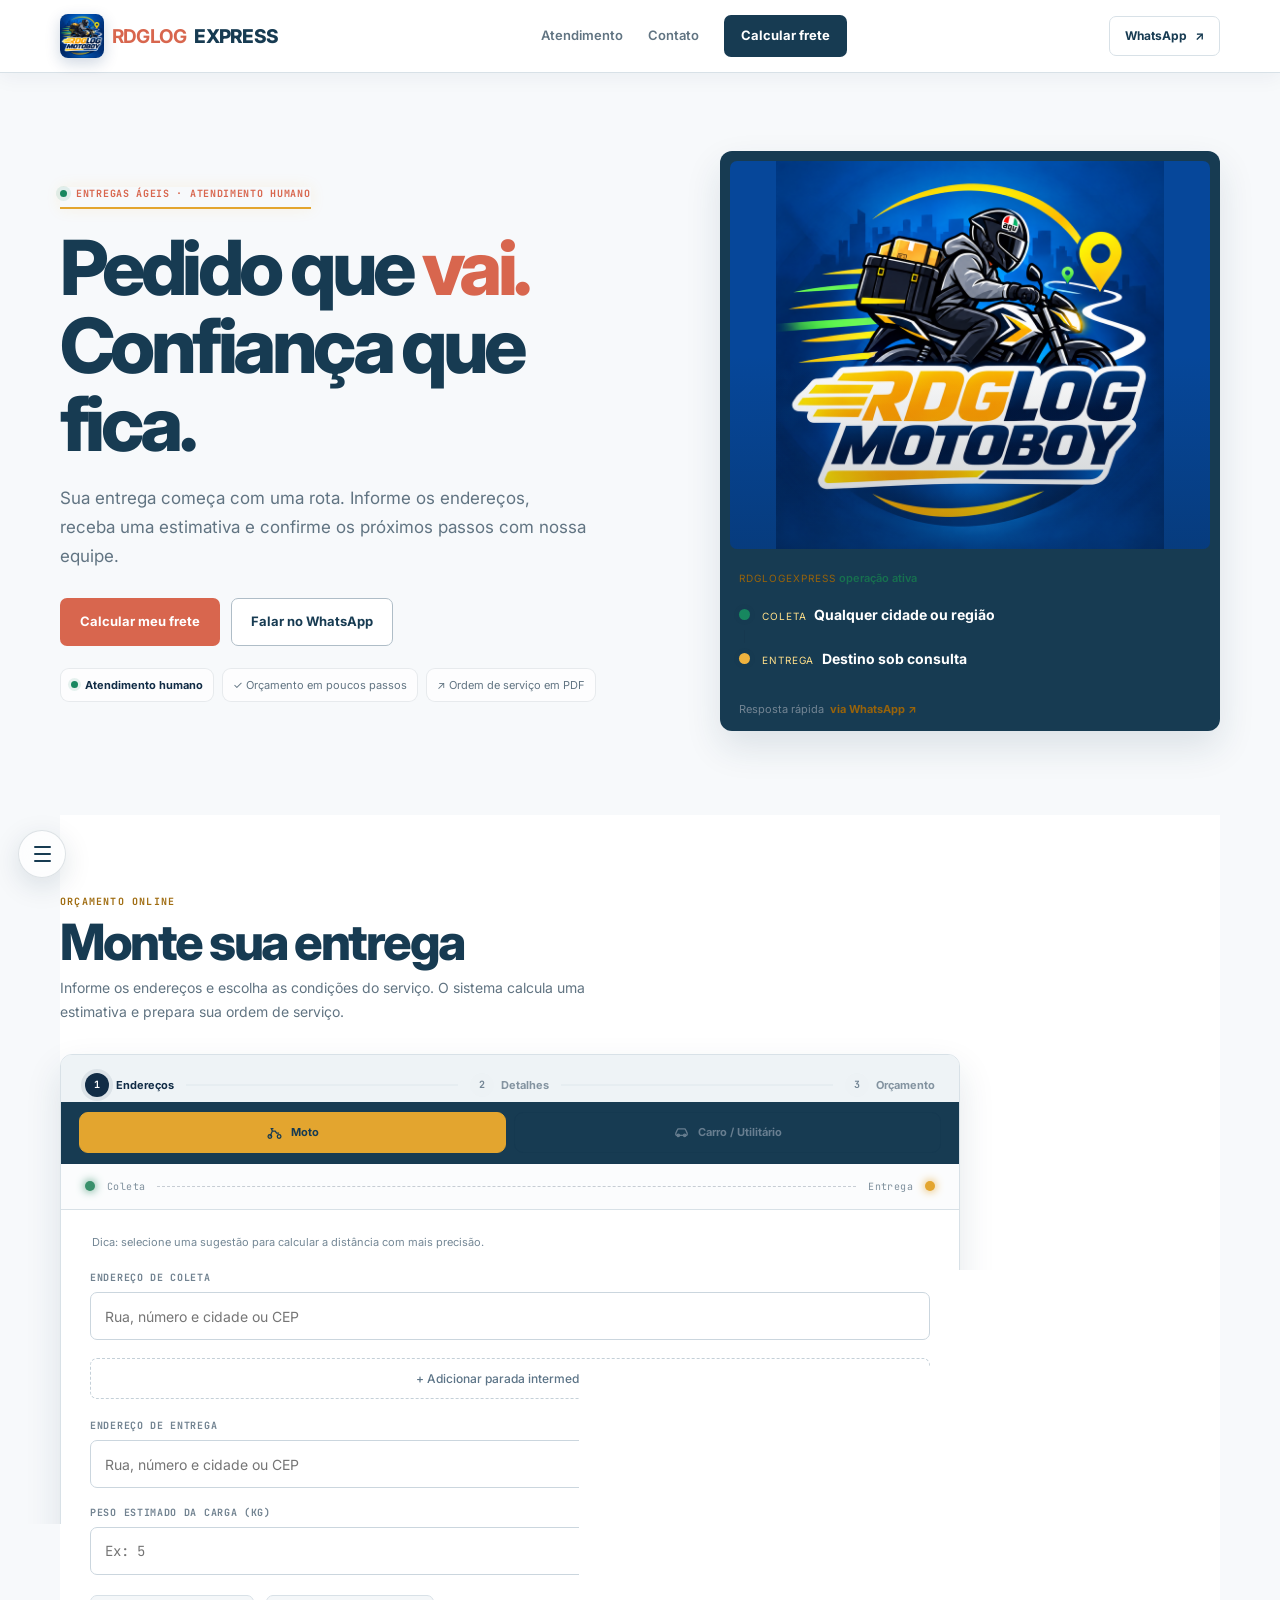
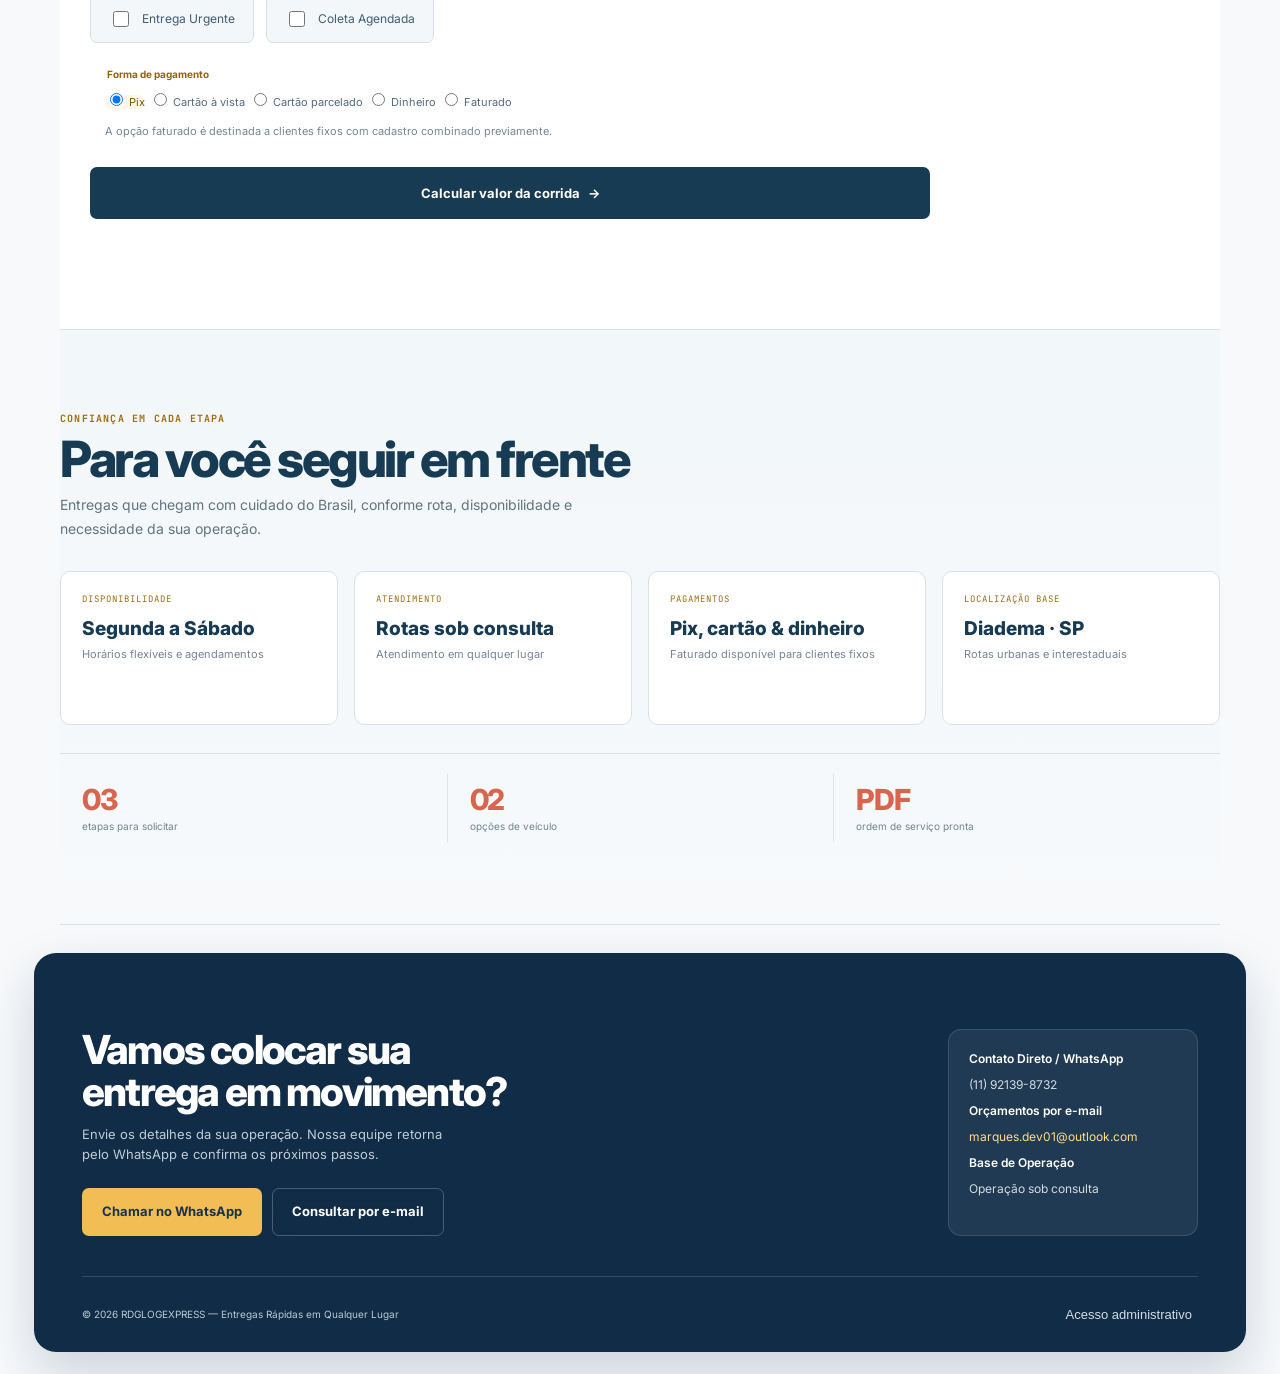
<file: index.html>
<!DOCTYPE html>

<html lang="pt-BR">
<head>
<meta charset="utf-8"/>
<meta content="width=device-width, initial-scale=1.0" name="viewport"/>
<title>RDGLOGEXPRESS | Entregas rápidas</title>
<meta content="#0d1724" name="theme-color"/>
<link rel="icon" type="image/png" href="assets/images/rdglogexpress-logo.png"/>
<meta content="RDGLOGEXPRESS — Pedido que vai. Confiança que fica" property="og:title"/>
<meta content="Solicite uma entrega, consulte o valor e acompanhe seu atendimento com a RDGLOGEXPRESS." property="og:description"/>
<meta content="Moto-frete e entregas rápidas para empresas e pessoas, com retirada em qualquer lugar." name="description"/>
<meta content="marques.dev01@outlook.com" name="contact"/>
<link href="https://fonts.googleapis.com" rel="preconnect"/>
<link crossorigin="" href="https://fonts.gstatic.com" rel="preconnect"/>
<link href="https://fonts.googleapis.com/css2?family=Big+Shoulders+Display:wght@700;800;900&amp;family=Inter:wght@400;500;600;700&amp;family=JetBrains+Mono:wght@400;500;700&amp;display=swap" rel="stylesheet"/>
<link href="assets/css/styles.css" rel="stylesheet"/>
<link href="assets/css/layout.css" rel="stylesheet"/>
</head>
<body>
<aside class="os-sidebar" aria-label="Navegação principal">
  <button class="menu-toggle" id="site-menu-toggle" type="button" aria-label="Abrir menu" aria-expanded="false" aria-controls="site-menu-panel"><span></span><span></span><span></span></button>
  <div class="site-menu-panel" id="site-menu-panel" aria-hidden="true">
    <div class="os-brand"><img src="assets/images/rdglogexpress-logo.png" alt=""/><div><strong>RDGLOGEXPRESS</strong><small>Entregas rápidas</small></div></div>
    <nav class="os-nav" aria-label="Seções do site"><a href="#inicio">Visão geral</a><a href="#frete">Calcular frete</a><a href="#atendimento">Atendimento</a><a href="#contato">Contato</a></nav>
  </div>
</aside>
<div class="os-workspace">
  
<div class="os-content">
    <div id="inicio"></div>
    <header>
<div class="nav wrap">
<div class="logo display"><img class="package-mark-img" src="assets/images/rdglogexpress-logo.png" alt=""/><b>RDGLOG</b>EXPRESS</div>
<div class="nav-links">
<a href="#atendimento">Atendimento</a>
<a href="#contato">Contato</a>
<a class="tag" href="#frete">Calcular frete</a>
</div>
<a class="wa-btn" href="https://wa.me/5511921398732" rel="noopener" target="_blank">
<span>WhatsApp</span> ↗
    </a>
</div>
</header>
<main>
<section class="hero wrap">
<div class="hero-copy">
<div class="eyebrow"><span class="dot"></span> ENTREGAS ÁGEIS · ATENDIMENTO HUMANO</div>
<h1 class="display">Pedido que <em>vai.</em> Confiança que fica.</h1>
<p>Sua entrega começa com uma rota. Informe os endereços, receba uma estimativa e confirme os próximos passos com nossa equipe.</p>
<div class="hero-ctas">
<a class="btn btn-primary" href="#frete">Calcular meu frete</a>
<a class="btn btn-ghost" href="https://wa.me/5511921398732" rel="noopener" target="_blank">Falar no WhatsApp</a>
</div>
<div aria-label="Diferenciais da RDGLOGEXPRESS" class="hero-proof">
<span><i></i><b>Atendimento humano</b></span>
<span>✓ Orçamento em poucos passos</span>
<span>↗ Ordem de serviço em PDF</span>
</div>
</div>
<div aria-label="Operação de entregas" class="hero-panel photo-panel">
<div class="photo-panel-image"><img alt="Logotipo da RDGLOGEXPRESS" decoding="async" fetchpriority="high" height="800" src="assets/images/rdglogexpress-logo.png" width="800"/></div><div class="hero-panel-top"><span class="panel-kicker">RDGLOGEXPRESS</span><span class="panel-status"><i></i> operação ativa</span></div>
<div class="panel-route"><span class="route-node pickup"></span><div><small>COLETA</small><strong>Qualquer cidade ou região</strong></div></div>
<div class="panel-connector"></div>
<div class="panel-route"><span class="route-node delivery"></span><div><small>ENTREGA</small><strong>Destino sob consulta</strong></div></div>
<div class="panel-footer"><span>Resposta rápida</span><b>via WhatsApp ↗</b></div>
</div>
</section>
<section class="section wrap" id="frete">
<span class="label">Orçamento online</span>
<h2 class="display">Monte sua entrega</h2>
<p class="section-sub">Informe os endereços e escolha as condições do serviço. O sistema calcula uma estimativa e prepara sua ordem de serviço.</p>
<div class="calc-card">
<div class="calc-stepper" id="calc-stepper">
<div class="calc-step active" data-step="1"><span class="calc-step-num">1</span> Endereços</div>
<div class="calc-step-line"></div>
<div class="calc-step" data-step="2"><span class="calc-step-num">2</span> Detalhes</div>
<div class="calc-step-line"></div>
<div class="calc-step" data-step="3"><span class="calc-step-num">3</span> Orçamento</div>
</div>
<div class="mode-tabs" id="mode-tabs">
<button class="mode-tab active" data-mode="moto" id="mode-tab-moto" type="button">
<svg fill="none" stroke="currentColor" stroke-width="1.8" viewbox="0 0 24 24"><circle cx="5.5" cy="17.5" r="2.6"></circle><circle cx="18.5" cy="17.5" r="2.6"></circle><path d="M5.5 17.5 9 10h4l2 3h3.5"></path><path d="M9 10 7.5 6.5h3"></path></svg>
          Moto
        </button>
<button class="mode-tab" data-mode="carro" id="mode-tab-carro" type="button">
<svg fill="none" stroke="currentColor" stroke-width="1.8" viewbox="0 0 24 24"><path d="M4 16v-3l2-4.5C6.4 7.4 7.2 7 8 7h8c.8 0 1.6.4 2 1.5L20 13v3"></path><path d="M4 16h16"></path><circle cx="7.5" cy="16" r="1.7"></circle><circle cx="16.5" cy="16" r="1.7"></circle></svg>
          Carro / Utilitário
        </button>
</div>
<div class="route">
<span class="pin origin"></span>
<span class="route-label">Coleta</span>
<div class="route-line"></div>
<span class="route-label">Entrega</span>
<span class="pin dest"></span>
</div>
<div class="calc-body">
<p class="route-helper" id="route-helper">Dica: selecione uma sugestão para calcular a distância com mais precisão.</p>
<div class="addr-field">
<label for="origem">Endereço de coleta</label>
<div class="addr-input-wrap" id="origem-wrap">
<input aria-describedby="route-helper" autocomplete="street-address" id="origem" placeholder="Rua, número e cidade ou CEP" required="" type="text"/>
<div class="addr-suggestions" id="origem-suggestions"></div>
</div>
</div>
<div id="stops-container"></div>
<button class="btn-add-stop" id="btn-add-stop" type="button">+ Adicionar parada intermediária</button>
<div class="addr-field">
<label for="destino">Endereço de entrega</label>
<div class="addr-input-wrap" id="destino-wrap">
<input aria-describedby="route-helper" autocomplete="street-address" id="destino" placeholder="Rua, número e cidade ou CEP" required="" type="text"/>
<div class="addr-suggestions" id="destino-suggestions"></div>
</div>
</div>
<p class="calc-status" id="calc-status"></p>
<div class="field-row" id="peso-row">
<div class="field">
<label for="peso">Peso estimado da carga (kg)</label>
<input id="peso" min="0" placeholder="Ex: 5" step="1" type="number"/>
</div>
</div>
<p class="weight-note" id="peso-note-carro">Serviço de carro exclusivo para transporte de produtos de grande porte e viagens particulares.</p>
<div class="toggles">
<label class="toggle" id="toggle-urgente">
<input id="urgente" type="checkbox"/>
            Entrega Urgente
          </label>
<label class="toggle" id="toggle-agendada">
<input id="agendada" type="checkbox"/>
            Coleta Agendada
          </label>
</div>
<fieldset class="payment-box">
<legend>Forma de pagamento</legend>
<div class="payment-options">
<label class="payment-option"><input checked="" name="pagamento" type="radio" value="Pix"/> Pix</label>
<label class="payment-option"><input name="pagamento" type="radio" value="Cartão à vista"/> Cartão à vista</label>
<label class="payment-option"><input name="pagamento" type="radio" value="Cartão parcelado"/> Cartão parcelado</label>
<label class="payment-option"><input name="pagamento" type="radio" value="Dinheiro"/> Dinheiro</label>
<label class="payment-option"><input name="pagamento" type="radio" value="Faturado — cliente fixo"/> Faturado</label>
</div>
<p class="payment-note">A opção faturado é destinada a clientes fixos com cadastro combinado previamente.</p>
<p class="payment-extra-note" id="payment-extra-note"></p>
</fieldset>
<div class="calc-actions">
<button class="btn btn-calc" id="btn-calcular" type="button">Calcular valor da corrida <span aria-hidden="true">→</span></button>
</div>
<div aria-live="polite" class="result" id="result">
<div class="result-badge">Resumo da sua rota</div>
<div class="result-rows" id="result-rows"></div>
<div class="result-total">
<span>Total estimado</span>
<span class="mono" id="result-total">R$ 0,00</span>
</div>
<p class="result-note">Gere a Ordem de Serviço em PDF antes de solicitar a corrida. Ela funciona como comprovante para qualquer forma de pagamento.</p>
<div class="calc-actions result-actions">
<button class="btn btn-ghost" id="btn-pdf-orcamento" type="button">Gerar Ordem de Serviço (PDF)</button>
<a class="btn btn-primary" href="#" id="wa-pedido" rel="noopener" target="_blank">Pedir este frete no WhatsApp</a>
</div>
<p class="pdf-help">A Ordem de Serviço é obrigatória para todos os pedidos. Escolha <strong>Salvar como PDF</strong> e anexe o comprovante no WhatsApp.</p>
</div>
</div>
</div>
</section>
<section class="section wrap" id="atendimento">
<span class="label">Confiança em cada etapa</span>
<h2 class="display">Para você seguir em frente</h2>
<p class="section-sub">Entregas que chegam com cuidado do Brasil, conforme rota, disponibilidade e necessidade da sua operação.</p>
<div class="info-grid">
<div class="info-card">
<span class="k">Disponibilidade</span>
<div class="v">Segunda a Sábado</div>
<div class="v-sub">Horários flexíveis e agendamentos</div>
</div>
<div class="info-card">
<span class="k">Atendimento</span>
<div class="v">Rotas sob consulta</div>
<div class="v-sub">Atendimento em qualquer lugar</div>
</div>
<div class="info-card">
<span class="k">Pagamentos</span>
<div class="v">Pix, cartão &amp; dinheiro</div>
<div class="v-sub">Faturado disponível para clientes fixos</div>
</div>
<div class="info-card">
<span class="k">Localização Base</span>
<div class="v">Diadema · SP</div>
<div class="v-sub">Rotas urbanas e interestaduais</div>
</div>
</div>
<div aria-label="Como funciona a RDGLOG" class="proof-strip">
<div class="proof-item"><span class="proof-num">03</span><span class="proof-label">etapas para solicitar</span></div>
<div class="proof-item"><span class="proof-num">02</span><span class="proof-label">opções de veículo</span></div>
<div class="proof-item"><span class="proof-num">PDF</span><span class="proof-label">ordem de serviço pronta</span></div>
</div>
</section>
</main>
<footer class="wrap" id="contato">
<div class="contact-grid">
<div class="contact-main">
<h2 class="display">Vamos colocar sua entrega em movimento?</h2>
<p>Envie os detalhes da sua operação. Nossa equipe retorna pelo WhatsApp e confirma os próximos passos.</p>
<div class="contact-actions">
<a class="btn btn-primary" href="https://wa.me/5511921398732" rel="noopener" target="_blank">Chamar no WhatsApp</a>
<a class="btn btn-ghost" href="mailto:marques.dev01@outlook.com?subject=Consulta%20de%20valores%20de%20corrida%20-%20RDGLOGEXPRESS&amp;body=Ol%C3%A1%2C%20gostaria%20de%20consultar%20um%20valor%20de%20corrida.">Consultar por e-mail</a>
</div>
</div>
<div class="contact-details">
<span><strong>Contato Direto / WhatsApp</strong></span>
<span>(11) 92139-8732</span>
<span><strong>Orçamentos por e-mail</strong></span>
<a class="contact-email" href="mailto:marques.dev01@outlook.com?subject=Consulta%20de%20valores%20de%20corrida%20-%20RDGLOGEXPRESS&amp;body=Ol%C3%A1%2C%20gostaria%20de%20consultar%20um%20valor%20de%20corrida.">marques.dev01@outlook.com</a>
<span><strong>Base de Operação</strong></span>
<span>Operação sob consulta</span>
</div>
</div>
<div class="foot-bottom">
<span>© 2026 RDGLOGEXPRESS — Entregas Rápidas em Qualquer Lugar</span>
<button class="btn-text admin-mobile-access" id="admin-mobile-access" type="button">Acesso administrativo</button>
</div>
</footer>
<a aria-label="WhatsApp" class="float-wa" href="https://wa.me/5511921398732" rel="noopener" target="_blank">
<svg viewbox="0 0 24 24"><path d="M.057 24l1.687-6.163c-1.041-1.804-1.588-3.849-1.587-5.946.003-6.556 5.338-11.891 11.893-11.891 3.181.001 6.167 1.24 8.413 3.488 2.245 2.248 3.481 5.236 3.48 8.414-.003 6.557-5.338 11.892-11.893 11.892-1.99-.001-3.951-.5-5.688-1.448l-6.305 1.654zm6.597-3.807c1.676.995 3.276 1.591 5.392 1.592 5.448 0 9.886-4.434 9.889-9.885.002-5.462-4.415-9.89-9.881-9.892-5.452 0-9.887 4.434-9.889 9.884-.001 2.225.651 3.891 1.746 5.634l-.999 3.648 3.742-.981z"></path></svg>
</a>
<!-- ADMIN MODAL -->
<div class="modal-overlay" id="admin-overlay">
<div class="modal admin-wide">
<div id="admin-login-view">
<div class="admin-close-row">
<h3>Painel de Controle</h3>
<button aria-label="Fechar" class="admin-x" id="admin-close-1">×</button>
</div>
<p class="sub">Acesso exclusivo para configuração de tarifas.</p>
<div class="field">
<label for="admin-pass">Senha de acesso</label>
<input id="admin-pass" placeholder="••••••••" type="password"/>
</div>
<p class="modal-error" id="admin-error">Senha incorreta.</p>
<div class="modal-actions">
<button class="btn btn-primary btn-sm" id="admin-login-btn">Entrar</button>
<button class="btn-text" id="admin-cancel-1">Cancelar</button>
</div>
</div>
<div class="is-hidden" id="admin-rates-view">
<div class="admin-close-row">
<h3>Tabela de Tarifas</h3>
<button aria-label="Fechar" class="admin-x" id="admin-close-2">×</button>
</div>
<p class="sub">Valores salvos localmente neste navegador.</p>
<div class="mode-tabs" id="admin-mode-tabs">
<button class="mode-tab active" data-admin-mode="moto" id="admin-mode-tab-moto" type="button">Moto</button>
<button class="mode-tab" data-admin-mode="carro" id="admin-mode-tab-carro" type="button">Carro</button>
</div>
<div id="admin-rates-moto">
<div class="field">
<label for="r-moto-faixa1-ate">Limite da 1ª faixa (km)</label>
<input id="r-moto-faixa1-ate" min="0.1" step="0.1" type="number"/>
</div>
<div class="field">
<label for="r-moto-faixa1-valor">Valor fixo até o limite da 1ª faixa (R$)</label>
<input id="r-moto-faixa1-valor" min="0" step="0.01" type="number"/>
</div>
<div class="field">
<label for="r-moto-faixa2-ate">Limite da 2ª faixa (km)</label>
<input id="r-moto-faixa2-ate" min="0.1" step="0.1" type="number"/>
</div>
<div class="field">
<label for="r-moto-faixa2-valor">Valor fixo da 2ª faixa (R$)</label>
<input id="r-moto-faixa2-valor" min="0" step="0.01" type="number"/>
</div>
<div class="field">
<label for="r-moto-km-ate50">Valor por km acima da 2ª faixa até 50 km (R$)</label>
<input id="r-moto-km-ate50" min="0" step="0.01" type="number"/>
</div>
<div class="field">
<label for="r-moto-limite-longa">Limite para viagem longa (km)</label>
<input id="r-moto-limite-longa" min="0.1" step="0.1" type="number"/>
</div>
<div class="field">
<label for="r-moto-km-acima50">Valor por km em viagem acima do limite (R$)</label>
<input id="r-moto-km-acima50" min="0" step="0.01" type="number"/>
</div>
<div class="field">
<label for="r-peso-limite">Peso incluso no valor base (kg)</label>
<input id="r-peso-limite" min="0" step="1" type="number"/>
</div>
<div class="field">
<label for="r-peso-adicional">Adicional por kg excedente (R$)</label>
<input id="r-peso-adicional" min="0" step="0.5" type="number"/>
</div>
</div>
<div class="is-hidden" id="admin-rates-carro">
<div class="field">
<label for="r-carro-faixa1-ate">Limite da 1ª faixa (km)</label>
<input id="r-carro-faixa1-ate" min="1" step="1" type="number"/>
</div>
<div class="field">
<label for="r-carro-faixa1-valor">Valor fixo da 1ª faixa (R$)</label>
<input id="r-carro-faixa1-valor" min="0" step="0.5" type="number"/>
</div>
<div class="field">
<label for="r-carro-faixa2-ate">Limite da 2ª faixa (km)</label>
<input id="r-carro-faixa2-ate" min="1" step="1" type="number"/>
</div>
<div class="field">
<label for="r-carro-faixa2-valor">Valor fixo da 2ª faixa (R$)</label>
<input id="r-carro-faixa2-valor" min="0" step="0.5" type="number"/>
</div>
<div class="field">
<label for="r-carro-km-ate50">Valor/km acima da 2ª faixa até 50 km (R$)</label>
<input id="r-carro-km-ate50" min="0" step="0.05" type="number"/>
</div>
<div class="field">
<label for="r-carro-limite-longa">Limite para viagem longa (km)</label>
<input id="r-carro-limite-longa" min="1" step="1" type="number"/>
</div>
<div class="field">
<label for="r-carro-km-acima50">Valor/km acima do limite (R$)</label>
<input id="r-carro-km-acima50" min="0" step="0.05" type="number"/>
</div>
</div>
<div>
<p class="sub">Taxas de Adicionais</p>
<div class="field">
<label for="r-urgente">Taxa Entrega Urgente (R$)</label>
<input id="r-urgente" min="0" step="0.5" type="number"/>
</div>
<div class="field">
<label for="r-agendada">Taxa Coleta Agendada (R$)</label>
<input id="r-agendada" min="0" step="0.5" type="number"/>
</div>
<div class="field">
<label for="r-parada">Taxa Parada Intermediária (R$)</label>
<input id="r-parada" min="0" step="0.5" type="number"/>
</div>
</div>
<div>
<p class="sub">Taxas de Pagamento</p>
<div class="field">
<label for="r-cartao-avista">Cartão à vista — acréscimo (R$)</label>
<input id="r-cartao-avista" min="0" step="0.5" type="number"/>
</div>
<div class="field">
<label for="r-faturado-10">Faturado — acréscimo até 10 dias (R$)</label>
<input id="r-faturado-10" min="0" step="0.5" type="number"/>
</div>
<div class="field">
<label for="r-faturado-14">Faturado — acréscimo extra do 11º ao 24º dia (R$)</label>
<input id="r-faturado-14" min="0" step="0.5" type="number"/>
</div>
<div class="field">
<label for="r-faturado-multa">Faturado — multa ao completar 30 dias (R$)</label>
<input id="r-faturado-multa" min="0" step="0.5" type="number"/>
</div>
<div class="field">
<label for="r-parcelado-pct">Cartão parcelado — taxa (%)</label>
<input id="r-parcelado-pct" min="0" step="0.1" type="number"/>
</div>
<div class="field">
<label for="r-parcelado-obs">Cartão parcelado — observação adicional (opcional)</label>
<input id="r-parcelado-obs" maxlength="140" type="text"/>
</div>
</div>
<div class="admin-section">
<p class="sub">Repasse interno por quilômetro (somente administrador)</p>
<div class="admin-grid">
<div class="field"><label>Moto — mínimo/km</label><input id="rep-moto-0" min="0" step="0.05" type="number"/></div>
<div class="field"><label>Moto — econômico/km</label><input id="rep-moto-1" min="0" step="0.05" type="number"/></div>
<div class="field"><label>Moto — padrão/km</label><input id="rep-moto-2" min="0" step="0.05" type="number"/></div>
<div class="field"><label>Moto — intermediário/km</label><input id="rep-moto-3" min="0" step="0.05" type="number"/></div>
<div class="field"><label>Moto — alto/km</label><input id="rep-moto-4" min="0" step="0.05" type="number"/></div>
<div class="field"><label>Moto — máximo/km</label><input id="rep-moto-5" min="0" step="0.05" type="number"/></div>
<div class="field"><label>Carro — mínimo/km</label><input id="rep-carro-0" min="0" step="0.05" type="number"/></div>
<div class="field"><label>Carro — econômico/km</label><input id="rep-carro-1" min="0" step="0.05" type="number"/></div>
<div class="field"><label>Carro — padrão/km</label><input id="rep-carro-2" min="0" step="0.05" type="number"/></div>
<div class="field"><label>Carro — intermediário/km</label><input id="rep-carro-3" min="0" step="0.05" type="number"/></div>
<div class="field"><label>Carro — alto/km</label><input id="rep-carro-4" min="0" step="0.05" type="number"/></div>
<div class="field"><label>Carro — máximo/km</label><input id="rep-carro-5" min="0" step="0.05" type="number"/></div>
</div>
</div>
<div class="admin-section">
<p class="sub">Segurança e alertas administrativos</p>
<div class="admin-grid">
<div class="field"><label>Margem mínima de segurança (%)</label><input id="margem-minima" min="0" step="0.1" type="number"/></div>
</div>
<p class="internal-note">Alertas de margem funcionam visualmente nesta demonstração e ficam restritos ao painel local. O envio automático por WhatsApp foi removido porque o GitHub Pages não executa backend nem protege tokens.</p>
</div>
<div class="admin-section">
<p class="sub">Simulador de repasse</p>
<div class="admin-grid">
<div class="field"><label>Veículo</label><select id="sim-veiculo"><option value="moto">Moto</option><option value="carro">Carro</option></select></div>
<div class="field"><label>Distância (km)</label><input id="sim-km" min="0" step="0.1" type="number" value="30"/></div>
<div class="field"><label>Valor cobrado (R$)</label><input id="sim-cliente" min="0" step="0.01" type="number" value="70.50"/></div>
<div class="field"><label>Repasse por km (R$)</label><input id="sim-repasse-km" min="0" step="0.01" type="number" value="1.70"/></div>
<div class="field"><label>Paradas</label><input id="sim-paradas" min="0" step="1" type="number" value="0"/></div>
<div class="field"><label>Peso (kg, opcional)</label><input id="sim-peso" min="0" step="0.1" type="number" value="0"/></div>
</div>
<label class="toggle"><input id="sim-urgente" type="checkbox"/> Urgente</label>
<label class="toggle"><input id="sim-agendada" type="checkbox"/> Agendado</label>
<button class="btn btn-ghost btn-sm" id="simular-btn" type="button">Calcular repasse</button>
<div class="sim-result" id="sim-result"></div>
</div>
<div class="modal-actions">
<button class="btn btn-primary btn-sm" id="admin-save-btn">Salvar Tarifas</button>
<button class="btn-text" id="admin-restore-btn">Restaurar Padrão</button>
</div>
<p class="modal-saved" id="admin-saved-msg">Tarifas salvas com sucesso! ✓</p>
<div>
<button class="btn-text" id="admin-logout-btn">Sair do Painel</button>
</div>
</div>
</div>
</div>
  </div>
</div>

<script src="assets/js/menu.js"></script>
<script src="assets/js/config.js"></script>
<script src="assets/js/app.js"></script>
</body></html>
</file>
<file: assets/css/styles.css>
:root{
    --bg-base: #0a0d12;
    --surface: rgba(22, 27, 36, 0.75);
    --surface-solid: #161b24;
    --surface-2: rgba(30, 38, 51, 0.85);
    --border: rgba(255, 255, 255, 0.08);
    --border-hover: rgba(255, 176, 32, 0.4);
    --text: #f8fafc;
    --text-muted: #94a3b8;
    --accent: #ffb020;
    --accent-grad: linear-gradient(135deg, #ffc107 0%, #ff8c00 100%);
    --accent-hover: linear-gradient(135deg, #ffd043 0%, #ffa000 100%);
    --accent-dim: rgba(255, 176, 32, 0.12);
    --live: #10b981;
    --urgent: #ef4444;
    --radius: 20px;
    --shadow: 0 20px 40px -15px rgba(0,0,0,0.6);
  }
  *{box-sizing:border-box;}
  html{scroll-behavior:smooth;}
  body{
    margin:0;
    background: var(--bg-base);
    background-image: 
      radial-gradient(circle at 15% 20%, rgba(255, 176, 32, 0.08) 0%, transparent 45%),
      radial-gradient(circle at 85% 60%, rgba(16, 185, 129, 0.05) 0%, transparent 40%),
      radial-gradient(circle at 50% 90%, rgba(255, 140, 0, 0.06) 0%, transparent 50%);
    background-attachment: fixed;
    color:var(--text);
    font-family:'Inter',system-ui,sans-serif;
    line-height:1.5;
    -webkit-font-smoothing:antialiased;
  }
  .display{font-family:'Big Shoulders Display',sans-serif; font-weight:800; letter-spacing:0.02em; text-transform:uppercase;}
  .mono{font-family:'JetBrains Mono',monospace;}
  a{color:inherit; text-decoration:none;}
  img,svg{display:block;}
  :focus-visible{outline:2px solid var(--accent); outline-offset:3px;}

  .wrap{max-width:960px; margin:0 auto; padding:0 20px;}

  /* HEADER & NAV */
  header{
    position:sticky; top:0; z-index:50;
    background:rgba(10, 13, 18, 0.8);
    backdrop-filter:blur(16px);
    -webkit-backdrop-filter:blur(16px);
    border-bottom:1px solid var(--border);
  }
  .nav{display:flex; align-items:center; justify-content:space-between; padding:16px 20px;}
  .logo{display:flex; align-items:baseline; gap:3px; font-size:24px; text-shadow:0 0 20px rgba(255,176,32,0.3);}
  .logo b{color:var(--accent);}
  .nav-links{display:flex; align-items:center; gap:24px;}
  .nav-links a{font-size:14px; color:var(--text-muted); transition:color .15s;}
  .nav-links a:hover{color:var(--text);}
  .nav-links a.tag{
    color:#111; background:var(--accent-grad); padding:9px 20px; border-radius:999px;
    font-weight:700; font-size:13px; transition:all .2s ease;
    box-shadow: 0 4px 15px rgba(255, 176, 32, 0.3);
  }
  .nav-links a.tag:hover{transform:translateY(-2px); box-shadow: 0 6px 20px rgba(255, 176, 32, 0.4);}
  
  .wa-btn{
    display:flex; align-items:center; gap:8px;
    background:var(--surface); border:1px solid var(--border); color:var(--text);
    padding:9px 18px; border-radius:999px; font-size:13px; font-weight:600;
    backdrop-filter:blur(10px);
    transition:all .2s ease;
  }
  .wa-btn:hover{border-color:var(--accent); background:var(--accent-dim); transform:translateY(-1px);}

  /* HERO */
  .hero{padding:72px 0 56px; border-bottom:1px solid var(--border);}
  .eyebrow{
    display:inline-flex; align-items:center; gap:8px;
    font-family:'JetBrains Mono',monospace; font-size:12px; letter-spacing:.08em;
    color:var(--accent); text-transform:uppercase; margin-bottom:18px;
    background:var(--accent-dim); padding:6px 14px; border-radius:999px; border:1px solid rgba(255,176,32,0.25);
    box-shadow: 0 0 15px rgba(255,176,32,0.1);
  }
  .dot{width:7px; height:7px; border-radius:50%; background:var(--live); box-shadow:0 0 10px var(--live);}
  h1{
    font-size:clamp(42px, 7.5vw, 68px); line-height:0.95; margin:0 0 20px; max-width:12ch;
    text-shadow: 0 2px 10px rgba(0,0,0,0.5);
  }
  h1 em{
    background: var(--accent-grad);
    -webkit-background-clip: text;
    -webkit-text-fill-color: transparent;
    font-style:normal;
  }
  .hero p{color:var(--text-muted); font-size:18px; max-width:48ch; margin:0 0 32px;}
  .hero-ctas{display:flex; gap:14px; flex-wrap:wrap;}
  
  .btn{
    display:inline-flex; align-items:center; justify-content:center; gap:8px;
    padding:14px 26px; border-radius:12px; font-weight:600; font-size:15px;
    border:1px solid transparent; cursor:pointer;
    transition:all .2s ease;
  }
  .btn:active{transform:scale(.98);}
  .btn-primary{
    background:var(--accent-grad); color:#111; font-weight:700;
    box-shadow:0 4px 20px rgba(255,176,32,0.3);
  }
  .btn-primary:hover{background:var(--accent-hover); transform:translateY(-2px); box-shadow:0 6px 24px rgba(255,176,32,0.45);}
  .btn-ghost{
    border-color:var(--border); color:var(--text); background:var(--surface);
    backdrop-filter:blur(10px);
  }
  .btn-ghost:hover{border-color:var(--accent); color:var(--accent); background:var(--accent-dim);}

  /* SECTION LABELS */
  .section{padding:64px 0; border-bottom:1px solid var(--border);}
  .label{
    font-family:'JetBrains Mono',monospace; font-size:12px; color:var(--accent);
    letter-spacing:.08em; text-transform:uppercase; margin:0 0 8px; display:block;
  }
  h2{font-size:clamp(28px,4vw,40px); margin:0 0 8px;}
  .section-sub{color:var(--text-muted); font-size:15px; margin:0 0 36px; max-width:54ch;}

  /* CALCULATOR CARD */
  .calc-card{
    background:var(--surface); border:1px solid var(--border); border-radius:var(--radius);
    overflow:hidden; box-shadow:var(--shadow);
    backdrop-filter:blur(16px);
    -webkit-backdrop-filter:blur(16px);
  }
  .proof-strip{display:flex; flex-wrap:wrap; gap:28px; margin-top:36px; padding-top:32px; border-top:1px solid var(--line);}
  .proof-item{display:flex; flex-direction:column; gap:4px; min-width:150px;}
  .proof-num{font:800 34px 'JetBrains Mono',monospace; color:var(--gold-dark); letter-spacing:-.01em;}
  .proof-label{font-size:13px; color:var(--muted);}
  @media(max-width:640px){.proof-strip{gap:20px; margin-top:28px; padding-top:24px;}.proof-num{font-size:28px;}}

  .calc-stepper{display:flex; align-items:center; gap:8px; padding:16px 18px 0;}
  .calc-step{display:flex; align-items:center; gap:7px; font:600 12.5px 'Inter',system-ui,sans-serif; color:var(--muted); white-space:nowrap;}
  .calc-step-num{display:flex; align-items:center; justify-content:center; width:20px; height:20px; border-radius:50%; background:var(--soft); border:1px solid var(--line); font:700 11px 'JetBrains Mono',monospace; color:var(--muted); flex:none;}
  .calc-step.active{color:var(--navy);}
  .calc-step.active .calc-step-num{background:var(--gold); border-color:var(--gold); color:#fff;}
  .calc-step.done .calc-step-num{background:var(--mint); border-color:var(--mint); color:#fff;}
  .calc-step-line{flex:1; height:1px; background:var(--line); min-width:12px;}
  @media(max-width:520px){.calc-step span:not(.calc-step-num){display:none;} .calc-stepper{padding:14px 14px 0; gap:6px;}}

  .mode-tabs{
    display:flex; gap:8px; padding:12px 16px; background:rgba(0,0,0,0.2);
    border-bottom:1px solid var(--border);
  }
  .mode-tab{
    flex:1; display:flex; align-items:center; justify-content:center; gap:8px;
    background:transparent; border:1px solid var(--border); color:var(--text-muted);
    padding:12px 14px; border-radius:12px; font-family:'JetBrains Mono',monospace;
    font-size:13px; font-weight:600; cursor:pointer;
    transition:all .2s ease;
  }
  .mode-tab svg{width:18px; height:18px; flex-shrink:0;}
  .mode-tab.active{border-color:var(--accent); color:var(--accent); background:var(--accent-dim); box-shadow:0 0 15px rgba(255,176,32,0.15);}
  .mode-tab:not(.active):hover{color:var(--text); border-color:rgba(255,255,255,0.2);}

  .route{
    display:flex; align-items:center; gap:12px; padding:18px 24px;
    border-bottom:1px solid var(--border); background:rgba(0,0,0,0.15);
  }
  .pin{width:10px; height:10px; border-radius:50%; flex-shrink:0;}
  .pin.origin{background:var(--live); box-shadow:0 0 10px var(--live);}
  .pin.dest{background:var(--accent); box-shadow:0 0 10px var(--accent);}
  .route-line{
    flex:1; height:0; border-top:2px dashed var(--border); position:relative; overflow:hidden;
  }
  .route-line::after{
    content:''; position:absolute; inset:0; border-top:2px dashed var(--accent);
    animation:travel 2.2s linear infinite;
  }
  @keyframes travel{
    0%{clip-path:inset(0 100% 0 0);}
    50%{clip-path:inset(0 0 0 0);}
    100%{clip-path:inset(0 0 0 100%);}
  }
  .route-label{font-family:'JetBrains Mono',monospace; font-size:12px; color:var(--text-muted); white-space:nowrap;}

  .calc-body{padding:28px;}
  
  /* ADDRESS FIELDS */
  .addr-field{margin-bottom:18px;}
  .route-helper{font-size:12px;color:var(--text-muted);margin:-8px 0 20px;padding-left:2px;}
  .addr-field label{
    display:block; font-family:'JetBrains Mono',monospace; font-size:11px; color:var(--text-muted);
    text-transform:uppercase; letter-spacing:.05em; margin-bottom:8px;
  }
  .addr-input-wrap{position:relative;}
  .addr-input-wrap input[type=text]{
    width:100%; background:var(--surface-2); border:1px solid var(--border); color:var(--text);
    padding:14px 40px 14px 16px; border-radius:12px; font-family:'Inter',sans-serif; font-size:15px;
    transition:all .2s ease;
  }
  .addr-input-wrap input[type=text]:focus{border-color:var(--accent); outline:none; box-shadow:0 0 15px rgba(255,176,32,0.2);}
  .addr-input-wrap.has-coords input[type=text]{border-color:var(--live);}
  .addr-input-wrap.has-coords::after{
    content:'✓'; position:absolute; right:16px; top:50%; transform:translateY(-50%);
    color:var(--live); font-size:15px; font-weight:bold; pointer-events:none;
  }
  .addr-suggestions{
    position:absolute; top:calc(100% + 6px); left:0; right:0; background:var(--surface-solid);
    border:1px solid var(--border); border-radius:12px; overflow:hidden; z-index:30; display:none;
    max-height:220px; overflow-y:auto; box-shadow:var(--shadow);
  }
  .addr-suggestions.show{display:block;}
  .addr-suggestion{
    display:block; width:100%; text-align:left; background:none; border:none; color:var(--text);
    padding:12px 16px; font-size:13.5px; cursor:pointer; border-bottom:1px solid var(--border); font-family:inherit;
    transition:background .15s, color .15s;
  }
  .addr-suggestion:last-child{border-bottom:none;}
  .addr-suggestion:hover, .addr-suggestion:focus{background:rgba(255,176,32,0.1); color:var(--accent);}
  .addr-empty{padding:12px 16px; font-size:13px; color:var(--text-muted);}

  .stop-row{display:flex; gap:10px; align-items:flex-start; margin-bottom:18px;}
  .stop-row .addr-field{flex:1; margin-bottom:0;}
  .btn-remove-stop{
    background:var(--surface-2); border:1px solid var(--border); color:var(--text-muted);
    width:48px; height:48px; margin-top:25px; border-radius:12px; cursor:pointer; flex-shrink:0; font-size:20px;
    transition:all .2s ease; display:flex; align-items:center; justify-content:center;
  }
  .btn-remove-stop:hover{border-color:var(--urgent); color:var(--urgent); background:rgba(239,68,68,0.1);}
  .btn-add-stop{
    background:none; border:1px dashed var(--border); color:var(--text-muted); padding:12px 16px;
    border-radius:12px; font-size:13.5px; cursor:pointer; width:100%; text-align:center; margin-bottom:20px;
    transition:all .2s ease; font-family:inherit; font-weight:500;
  }
  .btn-add-stop:hover{border-color:var(--accent); color:var(--accent); background:var(--accent-dim);}

  .field-row{display:flex; gap:16px; flex-wrap:wrap; margin-bottom:20px;}
  .field{flex:1; min-width:180px;}
  .field label{
    display:block; font-family:'JetBrains Mono',monospace; font-size:11px; color:var(--text-muted);
    text-transform:uppercase; letter-spacing:.05em; margin-bottom:8px;
  }
  .field input[type=number]{
    width:100%; background:var(--surface-2); border:1px solid var(--border); color:var(--text);
    padding:14px 16px; border-radius:12px; font-family:'JetBrains Mono',monospace; font-size:15px;
    transition:all .2s ease;
  }
  .field input[type=number]:focus{border-color:var(--accent); outline:none; box-shadow:0 0 15px rgba(255,176,32,0.2);}
  .weight-note{
    font-size:13px; color:var(--text-muted); background:var(--surface-2);
    border:1px solid var(--border); border-radius:12px; padding:12px 16px; margin-bottom:20px; display:none;
  }
  .weight-note.show{display:block;}

  .toggles{display:flex; gap:12px; flex-wrap:wrap; margin-bottom:24px;}
  .toggle{
    display:flex; align-items:center; gap:10px; background:var(--surface-2); border:1px solid var(--border);
    padding:12px 18px; border-radius:999px; cursor:pointer; font-size:14px; user-select:none;
    transition:all .2s ease;
  }
  .toggle input{accent-color:var(--accent); width:16px; height:16px;}
  .toggle.active{border-color:var(--accent); background:var(--accent-dim); box-shadow:0 0 12px rgba(255,176,32,0.15);}

  .calc-status{
    font-family:'JetBrains Mono',monospace; font-size:12.5px; color:var(--text-muted);
    margin:14px 0; display:none; padding:12px 16px; border-radius:10px; background:rgba(239,68,68,0.1);
  }
  .calc-status.show{display:block;}
  .calc-status.error{color:var(--urgent); border:1px solid rgba(239,68,68,0.3);}

  .calc-actions{display:flex; gap:12px; flex-wrap:wrap;}
  .btn-calc{
    background:var(--accent-grad); color:#111; border:none; font-family:inherit; width:100%; font-weight:700;
    padding:16px; border-radius:12px; font-size:16px; box-shadow:0 4px 20px rgba(255,176,32,0.3);
  }
  .btn-calc:hover{background:var(--accent-hover); transform:translateY(-2px); box-shadow:0 6px 24px rgba(255,176,32,0.45);}

  /* RESULT PANEL */
  .result{
    margin-top:24px; padding-top:24px; border-top:1px dashed var(--border);
    display:none;
  }
  .result.show{display:block;}
  .result-badge{display:inline-flex;align-items:center;gap:7px;color:var(--live);font:600 11px 'JetBrains Mono',monospace;letter-spacing:.08em;text-transform:uppercase;margin-bottom:13px;}
  .result-badge::before{content:'';width:7px;height:7px;border-radius:50%;background:var(--live);box-shadow:0 0 10px var(--live);}
  .result-rows{margin-bottom:20px;}
  .result-row{
    display:flex; justify-content:space-between; padding:8px 0;
    font-family:'JetBrains Mono',monospace; font-size:13.5px; color:var(--text-muted);
  }
  .result-total{
    display:flex; justify-content:space-between; align-items:baseline;
    padding-top:16px; border-top:1px solid var(--border);
  }
  .result-total span:first-child{font-size:14px; color:var(--text-muted); text-transform:uppercase; letter-spacing:.05em; font-family:'JetBrains Mono',monospace;}
  .result-total span:last-child{
    font-family:'JetBrains Mono',monospace; font-size:36px; font-weight:700; color:var(--accent);
    text-shadow:0 0 20px rgba(255,176,32,0.3); font-variant-numeric:tabular-nums;
  }
  .result-note{font-size:12px; color:var(--text-muted); margin-top:12px;}

  /* CARDS GRID */
  .info-grid{
    display:grid; grid-template-columns:repeat(auto-fit,minmax(210px,1fr)); gap:16px;
  }
  .info-card{
    background:var(--surface); border:1px solid var(--border); border-radius:var(--radius); padding:24px;
    backdrop-filter:blur(16px); transition:all .2s ease;
  }
  .info-card:hover{border-color:var(--border-hover); transform:translateY(-3px); box-shadow:var(--shadow);}
  .info-card .k{font-family:'JetBrains Mono',monospace; font-size:11px; color:var(--accent); text-transform:uppercase; letter-spacing:.06em; margin-bottom:8px; display:block;}
  .info-card .v{font-size:17px; font-weight:600;}
  .info-card .v-sub{font-size:13px; color:var(--text-muted); margin-top:4px;}

  /* FLOATING WHATSAPP FOR MOBILE */
  .float-wa{
    position:fixed; bottom:24px; right:24px; z-index:90;
    background:linear-gradient(135deg, #25d366 0%, #128c7e 100%); color:#fff; width:60px; height:60px; border-radius:50%;
    display:none; align-items:center; justify-content:center; box-shadow:0 10px 25px rgba(37,211,102,0.4);
    transition:all .2s ease;
  }
  .float-wa:hover{transform:scale(1.08);}
  .float-wa:active{transform:scale(0.95);}
  .float-wa svg{width:30px; height:30px; fill:currentColor;}

  /* FOOTER */
  footer{padding:56px 0 32px;}
  .contact-grid{display:flex; flex-wrap:wrap; justify-content:space-between; gap:32px; margin-bottom:40px;}
  .contact-main h2{margin-bottom:12px;}
  .contact-main p{color:var(--text-muted); max-width:40ch; margin:0 0 24px; font-size:15px;}
  .contact-details{display:flex; flex-direction:column; gap:8px; font-size:14px; color:var(--text-muted);}
  .contact-details strong{color:var(--text); font-weight:600;}
  .foot-bottom{
    display:flex; justify-content:space-between; align-items:center; padding-top:24px;
    border-top:1px solid var(--border); font-size:12px; color:var(--text-muted); flex-wrap:wrap; gap:12px;
  }
  @media (max-width:640px){
    .nav-links a:not(.tag){display:none;}
    .wa-btn span{display:none;}
    .hero{padding:48px 0 36px;}
    .section{padding:44px 0;}
    .route-label{display:none;}
    .contact-grid{flex-direction:column;}
    .float-wa{display:flex;}
  }

  /* ADMIN MODAL */
  .modal-overlay{
    position:fixed; inset:0; background:rgba(5,7,10,.85); backdrop-filter:blur(8px);
    display:none; align-items:center; justify-content:center; z-index:200; padding:20px;
  }
  .modal-overlay.show{display:flex;}
  .modal{
    background:var(--surface-solid); border:1px solid var(--border); border-radius:var(--radius);
    width:100%; max-width:420px; padding:28px; max-height:88vh; overflow-y:auto; box-shadow:var(--shadow);
  }
  .modal h3{margin:0 0 4px; font-size:18px;}
  .modal .sub{font-size:13px; color:var(--text-muted); margin:0 0 20px;}
  .modal .field{margin-bottom:16px;}
  .modal .field label{font-size:11px;}
  .modal input{
    width:100%; background:var(--surface-2); border:1px solid var(--border); color:var(--text);
    padding:12px 14px; border-radius:10px; font-family:'JetBrains Mono',monospace; font-size:14px;
  }
  .modal input:focus{border-color:var(--accent); outline:none;}
  .modal-actions{display:flex; gap:10px; margin-top:20px;}
  .btn-sm{padding:10px 18px; font-size:13.5px;}
  .btn-text{background:none; border:none; color:var(--text-muted); font-size:13px; cursor:pointer; padding:6px;}
  .btn-text:hover{color:var(--text);}
  .modal-error{color:var(--urgent); font-size:13px; margin:-8px 0 12px; display:none;}
  .modal-error.show{display:block;}
  .modal-saved{color:var(--live); font-size:13px; margin-top:12px; display:none;}
  .modal-saved.show{display:block;}
  .admin-close-row{display:flex; justify-content:space-between; align-items:center; margin-bottom:2px;}
  .admin-x{background:none; border:none; color:var(--text-muted); font-size:20px; cursor:pointer; line-height:1; padding:4px;}
  .admin-x:hover{color:var(--text);}

/* RDGLOG 2026 — camada visual consolidada */
:root{
  --navy:#112c46;--navy-2:#1c4364;--ink:#19354e;--muted:#667b8c;
  --gold:#efb33f;--gold-dark:#a56b08;--mint:#17875f;
  --line:rgba(17,44,70,.12);--soft:#f3f7f9;--paper:#fff;
  --shadow-soft:0 12px 34px rgba(21,53,78,.08);
  --shadow-card:0 24px 60px rgba(21,53,78,.12);
  --ease:cubic-bezier(.2,.75,.25,1)
}
html{scroll-padding-top:92px}
body{position:relative;z-index:0;color:var(--ink);background:#f5f8fa;background-image:radial-gradient(ellipse at 8% 0%,rgba(248,206,114,.20),transparent 34%),radial-gradient(ellipse at 100% 26%,rgba(135,211,191,.14),transparent 30%),linear-gradient(180deg,#fbfcfd 0%,#f2f6f8 100%);font-family:'Inter',system-ui,sans-serif}
body::before{z-index:-1;background:linear-gradient(180deg,rgba(255,255,255,.14),transparent 42%)}
.wrap{width:min(100%,1220px);max-width:1220px}
header{background:rgba(255,255,255,.92);border-bottom:1px solid var(--line);box-shadow:0 4px 20px rgba(17,44,70,.055)}
header::after{height:2px;background:linear-gradient(90deg,transparent 3%,var(--gold) 48%,var(--mint) 78%,transparent 100%);opacity:.9}
.nav{min-height:74px;padding:13px 24px;gap:22px}
.logo{color:var(--navy);font-size:24px;letter-spacing:.015em;text-shadow:none}
.logo b{color:var(--navy)}
.package-mark{width:34px;height:34px;background:linear-gradient(145deg,#ffdc83,#eca928);color:var(--navy);box-shadow:0 7px 18px rgba(216,135,11,.18)}
.nav-links{gap:26px}
.nav-links a{color:#617689;font-size:13px;font-weight:600}
.nav-links a:hover{color:var(--navy)}
.nav-links a.tag{background:var(--navy);color:#fff;border-radius:9px;padding:11px 17px;box-shadow:0 7px 18px rgba(17,44,70,.15)}
.nav-links a.tag:hover{background:var(--navy-2);transform:translateY(-1px)}
.wa-btn{display:inline-flex;align-items:center;justify-content:center;background:#eef8f3;border:1px solid rgba(23,135,95,.18);color:#17694d;padding:10px 15px;font-size:12px;font-weight:700}
.wa-btn:hover{background:#e4f5ec;border-color:var(--mint);color:#115c42;transform:translateY(-1px)}
.hero{position:relative;isolation:isolate;display:grid;grid-template-columns:minmax(0,1.02fr) minmax(350px,.98fr);gap:clamp(38px,6vw,84px);align-items:center;padding:76px 24px 74px;border:0}
.hero::before{content:'';position:absolute;z-index:-1;top:20px;right:-12px;bottom:14px;width:55%;border-radius:34px 0 0 34px;background:linear-gradient(145deg,rgba(255,255,255,.82),rgba(233,243,245,.78));box-shadow:inset 0 0 0 1px rgba(255,255,255,.78)}
.hero::after{display:none}
.hero-copy{max-width:600px}
.eyebrow{display:inline-flex;gap:9px;align-items:center;margin-bottom:20px;padding:8px 12px;border:1px solid rgba(226,163,40,.23);border-radius:999px;background:rgba(255,248,229,.84);color:#8d600b;font:700 10px 'JetBrains Mono',monospace;letter-spacing:.07em}
.dot{width:7px;height:7px;background:var(--mint);box-shadow:0 0 0 4px rgba(23,135,95,.10)}
h1,.hero h1{max-width:9ch;margin:0 0 20px;color:var(--navy);font-size:clamp(54px,7vw,88px);line-height:.91;letter-spacing:-.045em;text-shadow:none}
h1 em{background:linear-gradient(130deg,#b8790d,#edae31);-webkit-background-clip:text;background-clip:text;-webkit-text-fill-color:transparent}
.hero p{max-width:48ch;margin:0;color:#617689;font-size:17px;line-height:1.72}
.hero-ctas{display:flex;gap:11px;margin:26px 0 22px}
.btn{min-height:48px;padding:13px 19px;border-radius:10px;font-size:13px;font-weight:700;transition:transform .18s var(--ease),box-shadow .18s var(--ease),background .18s,border-color .18s}
.btn-primary{background:linear-gradient(135deg,#ffd878,#efb13c);color:#15324c;box-shadow:0 10px 24px rgba(194,133,22,.20)}
.btn-primary:hover{background:linear-gradient(135deg,#ffe396,#f4bf54);transform:translateY(-2px);box-shadow:0 14px 30px rgba(194,133,22,.26)}
.btn-ghost{background:rgba(255,255,255,.78);border-color:var(--line);color:var(--navy)}
.btn-ghost:hover{background:#fff8e9;border-color:rgba(226,163,40,.52);color:#835900}
.hero-proof{display:flex;gap:8px;flex-wrap:wrap;color:#63798b;font-size:11px}
.hero-proof span{display:inline-flex;align-items:center;gap:7px;padding:8px 10px;border:1px solid rgba(17,44,70,.09);border-radius:9px;background:rgba(255,255,255,.67)}
.hero-proof b{color:var(--navy);font-weight:700}
.hero-proof i{width:7px;height:7px;background:var(--mint);border-radius:50%;box-shadow:0 0 0 3px rgba(23,135,95,.10)}
.hero-panel.photo-panel{position:relative;padding:12px;border:1px solid rgba(17,44,70,.10);border-radius:22px;background:#fff;box-shadow:var(--shadow-card);overflow:hidden;transform:rotate(.6deg);transition:transform .35s var(--ease),box-shadow .35s var(--ease)}
.hero-panel.photo-panel:hover{transform:rotate(0) translateY(-3px);box-shadow:0 28px 72px rgba(21,53,78,.16)}
.photo-panel::after{display:none}
.photo-panel-image{position:relative;height:310px;min-height:0;margin:0 0 15px;overflow:hidden;border-radius:14px;background:#dbe6eb}
.photo-panel-image::after{content:'';position:absolute;inset:50% 0 0;background:linear-gradient(180deg,transparent,rgba(9,26,42,.25));pointer-events:none}
.photo-panel-image img{width:100%;height:100%;object-fit:cover;object-position:center 53%;filter:saturate(.94) contrast(1.02);transition:transform .55s var(--ease)}
.photo-panel:hover .photo-panel-image img{transform:scale(1.035)}
.photo-panel .hero-panel-top{padding:0 9px}
.photo-panel .panel-kicker{color:#98630a;font-size:10px;letter-spacing:.1em}
.photo-panel .panel-status{color:#17704f;font-size:11px;font-weight:600}
.photo-panel .panel-route{margin-top:21px;padding:0 9px;gap:12px}
.photo-panel .panel-route small{color:#718392;font-size:9px;letter-spacing:.11em}
.photo-panel .panel-route strong{color:var(--navy);font-size:14px}
.photo-panel .route-node{width:11px;height:11px;border:0;box-shadow:0 0 0 5px rgba(17,44,70,.05)}
.photo-panel .panel-connector{height:25px;margin-left:5px;border-left-color:rgba(17,44,70,.18)}
.photo-panel .panel-footer{margin:20px 9px 3px;padding-top:13px;border-color:var(--line);color:#738594;font-size:11px}
.photo-panel .panel-footer b{color:#98630a}
.section{padding:72px 24px;border-bottom:1px solid rgba(17,44,70,.08)}
.section#frete{padding-top:80px;padding-bottom:80px}
.label{margin-bottom:8px;color:#a06d12;font:700 10px 'JetBrains Mono',monospace;letter-spacing:.12em}
h2{color:var(--navy);font-size:clamp(30px,4vw,43px);letter-spacing:-.04em;line-height:1.05}
.section-sub{max-width:60ch;margin:0 0 30px;color:#687d8e;font-size:14px;line-height:1.7}
.calc-card{border:1px solid rgba(17,44,70,.11);border-radius:20px;background:rgba(255,255,255,.95);box-shadow:0 24px 64px rgba(17,44,70,.10);backdrop-filter:blur(16px)}
.calc-stepper{gap:12px;padding:18px 24px 5px}
.calc-step{color:#8393a0;font-size:11px;font-weight:700}
.calc-step-num{width:24px;height:24px;background:#edf2f5;border:0;color:#728494;font-size:10px}
.calc-step.active{color:var(--navy)}
.calc-step.active .calc-step-num{background:var(--navy);color:#fff;box-shadow:0 0 0 4px rgba(17,44,70,.08)}
.calc-step.done .calc-step-num{background:var(--mint);color:#fff}
.calc-step-line{height:2px;background:#e6edf1}
.mode-tabs{padding:10px 18px;background:#f5f8fa;border-bottom-color:rgba(17,44,70,.08)}
.mode-tab{padding:11px 14px;border:1px solid rgba(17,44,70,.10);border-radius:9px;color:#687e90;font:700 11px 'Inter',sans-serif}
.mode-tab.active{background:#eef3f7;border-color:var(--navy);color:var(--navy);box-shadow:inset 0 0 0 1px rgba(17,44,70,.04)}
.mode-tab svg{width:17px;height:17px}
.route{padding:15px 24px;background:#f9fbfc;border-bottom-color:rgba(17,44,70,.08)}
.route-label{color:#7e8f9c;font-size:10px;letter-spacing:.04em}
.route-line{border-top:1px dashed rgba(17,44,70,.22)}
.route-line::after{border-top-color:var(--gold)}
.calc-body{padding:27px}
.route-helper{margin:-5px 0 21px;color:#748795;font-size:11px}
.addr-field label,.field label{color:#728391;font:700 10px 'JetBrains Mono',monospace;letter-spacing:.07em}
.addr-input-wrap input[type=text],.field input[type=number]{min-height:48px;padding:13px 14px;border:1px solid rgba(17,44,70,.14);border-radius:9px;background:#fbfcfd;color:var(--navy);font-size:14px;box-shadow:none}
.addr-input-wrap input[type=text]:focus,.field input[type=number]:focus{border-color:#dba337;box-shadow:0 0 0 3px rgba(226,163,40,.13)}
.addr-suggestions{border-color:rgba(17,44,70,.12);border-radius:10px;background:#fff;box-shadow:var(--shadow-card)}
.addr-suggestion{padding:12px 14px;color:var(--navy);font-size:12px}
.btn-add-stop{border:1px dashed rgba(17,44,70,.22);border-radius:9px;color:#5c7487;font-size:12px}
.btn-add-stop:hover{border-color:#d6a03b;background:#fff9ed;color:#94620a}
.toggle{border:1px solid rgba(17,44,70,.10);border-radius:10px;background:#f8fafb;color:#405c73;font-size:12px}
.toggle.active{border-color:rgba(226,163,40,.62);background:#fff8e9;color:#79530d}
.payment-box{border:1px solid rgba(17,44,70,.11);border-radius:12px;background:#f8fafb}
.payment-box legend{color:#96630c;font-size:10px;font-weight:700}
.payment-option{border-color:rgba(17,44,70,.11);border-radius:9px;color:#536b7e;font-size:11px}
.payment-option:has(input:checked){border-color:#d7a039;background:#fff8e9;color:#81570c}
.payment-note,.result-note,.pdf-help{color:#758694;font-size:11px;line-height:1.55}
.btn-calc{min-height:52px;border-radius:10px;background:var(--navy);color:#fff;font-size:13px;box-shadow:0 9px 21px rgba(17,44,70,.16)}
.btn-calc:hover{background:var(--navy-2);transform:translateY(-2px);box-shadow:0 13px 26px rgba(17,44,70,.20)}
.result{border-top:1px solid rgba(17,44,70,.12)}
.result-badge{color:var(--mint);font-size:10px}
.result-row{padding:10px 0;color:#637888;font-size:12px}
.result-total{padding-top:18px;border-color:rgba(17,44,70,.12)}
.result-total span:first-child{color:#697e8d;font-size:11px;font-weight:700}
.result-total span:last-child{color:var(--navy);font-size:38px;text-shadow:none}
.result-actions .btn{min-height:48px}
.info-grid{grid-template-columns:repeat(4,minmax(0,1fr));gap:13px}
.info-card{min-height:154px;padding:21px;border:1px solid rgba(17,44,70,.09);border-radius:14px;background:rgba(255,255,255,.88);box-shadow:var(--shadow-soft);transition:transform .22s var(--ease),box-shadow .22s var(--ease),border-color .22s}
.info-card:hover{transform:translateY(-3px);border-color:rgba(226,163,40,.42);box-shadow:0 18px 38px rgba(21,53,78,.11)}
.info-card .k{margin-bottom:11px;color:#9b6c17;font-size:9px;letter-spacing:.11em}
.info-card .v{color:var(--navy);font-size:15px;line-height:1.35}
.info-card .v-sub{margin-top:7px;color:#748594;font-size:11px;line-height:1.5}
.proof-strip{display:grid;grid-template-columns:repeat(3,1fr);gap:0;margin-top:28px;padding:20px 0 0;border-top:1px solid rgba(17,44,70,.10)}
.proof-item{position:relative;min-width:0;gap:2px;padding:8px 22px}
.proof-item+.proof-item{border-left:1px solid rgba(17,44,70,.10)}
.proof-num{color:var(--navy);font-size:27px;line-height:1.1;letter-spacing:-.04em}
.proof-label{color:#718493;font-size:10px}
#atendimento{background:linear-gradient(180deg,rgba(235,244,246,.40),rgba(245,248,250,.08))}
#atendimento::after{margin-top:34px;color:#81919c;font-size:9px;letter-spacing:.18em}
footer.wrap{margin:28px auto 22px;padding:48px 48px 24px;border-radius:22px;background:var(--navy);color:#fff;box-shadow:0 22px 52px rgba(17,44,70,.18)}
footer .contact-main h2{max-width:17ch;color:#fff;font-size:clamp(28px,3.7vw,40px)}
footer .contact-main p{max-width:48ch;color:#c0ccd5;font-size:13px}
footer .contact-details{min-width:250px;padding:20px;border:1px solid rgba(255,255,255,.12);border-radius:13px;background:rgba(255,255,255,.07);color:#d1dae1;font-size:12px;box-shadow:none}
footer .contact-details strong{color:#fff}
footer .contact-email{color:#ffdb86;text-decoration-color:rgba(255,219,134,.4)}
footer .contact-email:hover{color:#fff}
footer .btn-primary{background:#f2bd54;color:#17324d;box-shadow:none}
footer .btn-ghost{border-color:rgba(255,255,255,.24);background:transparent;color:#fff}
footer .btn-ghost:hover{background:rgba(255,255,255,.08);border-color:#ffdb86;color:#ffdb86}
footer .foot-bottom{border-top-color:rgba(255,255,255,.15);color:#bcc9d3;font-size:10px}
footer .btn-text{color:#d3dde4}
.float-wa{right:22px;bottom:22px;width:56px;height:56px;box-shadow:0 10px 26px rgba(23,135,95,.25)}
.modal{border-color:rgba(17,44,70,.13);border-radius:16px;box-shadow:0 24px 70px rgba(17,44,70,.2)}
.modal h3{color:var(--navy)}
@media(max-width:900px){
  .hero{gap:38px;padding-top:60px;padding-bottom:58px}
  .photo-panel-image{height:270px}
  .info-grid{grid-template-columns:repeat(2,minmax(0,1fr))}
}
@media(max-width:720px){
  .wrap{padding-left:16px;padding-right:16px}
  .nav{display:grid;grid-template-columns:minmax(0,1fr) auto;padding:11px 16px;gap:9px}
  .logo{font-size:19px}.package-mark{width:29px;height:29px}
  .wa-btn{padding:9px 11px;font-size:11px}.wa-btn span{display:inline}
  .nav-links{grid-column:1/-1;order:initial;display:grid;grid-template-columns:1fr 1fr 1.2fr;gap:6px;width:100%}
  .nav-links a,.nav-links a:not(.tag){display:flex!important;justify-content:center;padding:8px 4px;border:1px solid rgba(17,44,70,.08);border-radius:7px;background:rgba(255,255,255,.68);font-size:10px}
  .nav-links a.tag{padding:8px 4px;border:0;background:var(--navy);color:#fff}
  .hero{display:grid;grid-template-columns:1fr;gap:27px;padding:44px 16px 46px}
  .hero::before{top:8px;right:-8px;bottom:0;width:88%;border-radius:24px 0 0 24px}
  .eyebrow{margin-bottom:16px;font-size:9px}
  h1,.hero h1{max-width:10ch;font-size:clamp(48px,13vw,68px);line-height:.92}
  .hero p{font-size:15px;line-height:1.62}
  .hero-ctas{display:grid;grid-template-columns:1fr 1fr;gap:8px;margin:21px 0 17px}
  .hero-ctas .btn{width:100%;padding:12px 10px;font-size:11px}
  .hero-proof{gap:6px}.hero-proof span{padding:7px 8px;font-size:10px}
  .hero-panel.photo-panel{width:100%;max-width:none;padding:9px;border-radius:17px;transform:none}
  .photo-panel-image{height:230px;margin-bottom:12px}
  .photo-panel .panel-route strong{font-size:13px}
  .section{padding:52px 16px}
  .section#frete{padding-top:56px;padding-bottom:56px}
  .section h2{font-size:32px}
  .section-sub{margin-bottom:23px;font-size:13px}
  .calc-card{border-radius:15px}
  .calc-stepper{padding:14px 14px 4px;gap:7px}
  .calc-step{font-size:10px}.calc-step-num{width:22px;height:22px}
  .mode-tabs{padding:8px;gap:7px}.mode-tab{padding:10px 7px;font-size:11px}
  .route{padding:13px 15px}
  .calc-body{padding:19px 14px}
  .route-helper{font-size:10px}
  .field-row{display:block}.field{width:100%;min-width:0}
  .toggles{display:grid;grid-template-columns:1fr 1fr;gap:7px}
  .toggle{justify-content:flex-start;padding:10px;font-size:11px}
  .payment-options{grid-template-columns:1fr 1fr;gap:7px}
  .payment-option{font-size:10px;padding:9px 7px}
  .btn-calc{min-height:49px;font-size:12px}
  .result-total span:last-child{font-size:32px}
  .result-actions{grid-template-columns:1fr}
  .info-grid{grid-template-columns:1fr 1fr;gap:9px}
  .info-card{min-height:135px;padding:15px 12px}
  .info-card .v{font-size:13px}.info-card .v-sub{font-size:10px}
  .proof-strip{grid-template-columns:1fr;gap:0;margin-top:22px;padding-top:10px}
  .proof-item{display:grid;grid-template-columns:54px 1fr;align-items:center;padding:11px 8px}
  .proof-item+.proof-item{border-left:0;border-top:1px solid rgba(17,44,70,.10)}
  .proof-num{font-size:23px}.proof-label{font-size:10px}
  footer.wrap{margin:18px 12px 14px;width:calc(100% - 24px);padding:30px 20px 18px;border-radius:17px}
  footer .contact-grid{gap:22px}
  footer .contact-main h2{font-size:30px}
  footer .contact-details{min-width:0}
  footer .foot-bottom{align-items:flex-start;flex-direction:column;gap:7px}
  .float-wa{right:14px;bottom:14px;width:52px;height:52px}
}
@media(max-width:390px){
  .logo{font-size:17px}.wa-btn{padding:8px 9px;font-size:10px}
  .hero-ctas{grid-template-columns:1fr}.hero-ctas .btn{min-height:46px}
  .hero-proof{display:grid;grid-template-columns:1fr}
  .info-grid{grid-template-columns:1fr}
}
@media(max-width:720px){.hero::before{right:0}}
/* Refinamentos de UX após revisão desktop, tablet e mobile */
.hero::before{right:0}
.route-node.pickup{background:var(--mint)}
.route-node.delivery{background:var(--gold)}
@media(min-width:721px){.hero h1{max-width:none;font-size:clamp(54px,6vw,76px)}}
@media(min-width:721px) and (max-width:800px){.hero h1{font-size:clamp(42px,6vw,48px)}}
@media(max-width:720px){
  .nav{display:grid;grid-template-columns:minmax(0,1fr) auto;grid-template-rows:auto auto;align-items:center;padding:11px 16px;gap:8px 10px}
  .logo{grid-column:1;grid-row:1;width:max-content;max-width:100%;font-size:19px}
  .wa-btn{grid-column:2;grid-row:1;justify-self:end;width:auto;min-height:44px;padding:10px 12px;font-size:12px}
  .nav-links{grid-column:1/-1;grid-row:2;display:grid;grid-template-columns:1fr 1fr 1.2fr;gap:6px;width:100%;order:initial}
  .nav-links a,.nav-links a:not(.tag){display:flex!important;justify-content:center;align-items:center;min-height:44px;padding:9px 4px;font-size:12px}
  .nav-links a.tag{min-height:44px}
  .hero h1{max-width:none}
  .hero-proof span{min-height:36px;font-size:11px}
  .hero-ctas .btn{min-height:48px;font-size:12px}
  .calc-step{font-size:11px}
  .mode-tab{min-height:44px;font-size:12px}
  .addr-field label,.field label{font-size:11px}
  .route-helper{font-size:11px}
  .toggle{min-height:46px;font-size:12px}
  .payment-box legend{font-size:11px}
  .payment-option{display:flex;align-items:center;min-height:44px;font-size:11px}
  .info-card .k{font-size:10px}
  .info-card .v-sub{font-size:11px}
  .proof-label{font-size:11px}
  footer .foot-bottom{font-size:11px}
  .float-wa{display:none}
}
@media(min-width:681px) and (max-width:720px){
  .nav{display:flex;flex-wrap:nowrap;gap:10px;padding:10px 16px}
  .logo{grid-column:auto;grid-row:auto;flex:0 0 auto;font-size:17px}
  .nav-links{display:flex;grid-column:auto;grid-row:auto;width:auto;min-width:0;flex:1;justify-content:center;gap:12px}
  .nav-links a,.nav-links a:not(.tag){display:flex!important;min-height:44px;padding:10px 5px;font-size:11px;white-space:nowrap}
  .nav-links a.tag{min-height:44px}
  .wa-btn{grid-column:auto;grid-row:auto;flex:0 0 auto;min-height:44px;font-size:11px}
}
@media(min-width:641px) and (max-width:900px){footer .contact-details{margin-left:auto}}
@media(max-width:390px){.info-grid{grid-template-columns:repeat(2,minmax(0,1fr))}}
@media(max-width:350px){.info-grid{grid-template-columns:1fr}}
:focus-visible{outline:3px solid rgba(226,163,40,.68);outline-offset:2px}
@media(prefers-reduced-motion:reduce){*,*::before,*::after{scroll-behavior:auto!important;animation-duration:.01ms!important;animation-iteration-count:1!important;transition-duration:.01ms!important}}

/* Componentes administrativos e ações secundárias */
.contact-actions{display:flex;gap:10px;flex-wrap:wrap}
.result-actions{display:grid;grid-template-columns:1fr 1fr;gap:10px}
.admin-wide{max-width:760px}
.admin-section{border-top:1px solid var(--line);padding-top:16px;margin-top:18px}
.admin-grid{display:grid;grid-template-columns:repeat(2,minmax(0,1fr));gap:10px}
.admin-grid .field{min-width:0}
.admin-alert{padding:12px 14px;border-radius:10px;font-size:13px;margin-top:12px;font-weight:600}
.admin-alert.ok{background:rgba(22,139,98,.12);color:#168b62}
.admin-alert.warn{background:rgba(216,135,11,.14);color:#8d600b}
.admin-alert.bad{background:rgba(217,83,79,.12);color:#b33e3a}
.sim-result{background:#f5f8fb;border:1px solid var(--line);padding:14px;border-radius:12px;margin-top:14px}
.sim-result strong{font-family:'JetBrains Mono',monospace}
.internal-note{font-size:11px;color:#778996;margin-top:10px}
.modal input{background:#f5f8fa;border-color:var(--line);color:var(--navy)}
.modal .sub,.modal .field label{color:#687d8e}
@media(max-width:640px){.result-actions,.contact-actions{grid-template-columns:1fr}.contact-actions{display:grid}.contact-actions .btn{width:100%}}
@media(max-width:560px){.admin-grid{grid-template-columns:1fr}}
/* Cartão de rota abaixo da foto do hero */
.photo-panel .panel-route{display:flex;align-items:center;gap:12px;margin:17px 0 0;padding:0 9px}
.photo-panel .route-node{display:block;flex:0 0 11px;width:11px;height:11px;border-radius:50%}
.photo-panel .panel-route>div{display:flex;align-items:baseline;flex-wrap:wrap;gap:3px 8px;min-width:0}
.photo-panel .panel-route small{display:inline-block;color:#718392;font-size:10px;line-height:1.2;letter-spacing:.09em;white-space:nowrap}
.photo-panel .panel-route strong{display:inline-block;color:var(--navy);font-size:14px;line-height:1.4}
.photo-panel .panel-connector{display:block;width:0;height:13px;margin:5px 0 0 14px;border-left:1px solid rgba(17,44,70,.18)}
.photo-panel .panel-connector+.panel-route{margin-top:6px}
.photo-panel .panel-footer{display:flex;align-items:center;flex-wrap:wrap;gap:6px}
@media(max-width:720px){
  .photo-panel .panel-route{gap:10px;margin-top:16px}
  .photo-panel .panel-route strong{font-size:13px}
  .photo-panel .panel-connector{height:12px;margin:4px 0 0 14px}
  .photo-panel .panel-connector+.panel-route{margin-top:6px}
  .photo-panel .panel-footer{gap:5px}
}

/* RDGLOGEXPRESS — direção profissional e básica */
:root{--bg-base:#f7f9fb;--surface:#fff;--surface-solid:#fff;--surface-2:#f2f5f7;--border:#d8e1e7;--text:#173b52;--text-muted:#617482;--accent:#e3a52f;--accent-grad:#e3a52f;--accent-hover:#c98d1d;--accent-dim:#fff4d9;--live:#39906b;--urgent:#d9564f;--radius:10px;--shadow:0 16px 36px rgba(23,59,82,.12)}
body{background:var(--bg-base);background-image:none;color:var(--text);font-family:Inter,Arial,sans-serif;overflow-x:hidden}.display{font-family:Inter,Arial,sans-serif;font-weight:800;letter-spacing:-.045em;text-transform:none}.wrap{max-width:1160px;width:calc(100% - 64px)}
header{background:rgba(255,255,255,.96);border-color:var(--border)}.nav{padding:0;min-height:72px}.logo{font:800 19px Inter,Arial,sans-serif;letter-spacing:-.04em;color:var(--text)}.logo b{color:#d8664e}.package-mark{background:var(--accent);box-shadow:none;transform:none;border-radius:8px}.nav-links{gap:25px}.nav-links a{color:var(--text-muted)}.nav-links a.tag{background:var(--text);color:#fff;border-radius:7px;box-shadow:none;transform:none}.nav-links a.tag:hover{background:#0e2b3d;transform:none}.wa-btn{background:#fff;border-color:var(--border);border-radius:7px;color:var(--text)}
.hero{display:grid;grid-template-columns:minmax(0,1fr) minmax(360px,500px);gap:72px;align-items:center;padding:78px 0 84px;min-height:570px}.hero::before{display:none}.eyebrow{background:none;border:0;border-bottom:2px solid var(--accent);border-radius:0;padding:0 0 7px;color:#d8664e}.hero h1{max-width:11ch;margin-bottom:22px;font:800 clamp(46px,6vw,76px)/1.02 Inter,Arial,sans-serif;color:var(--text);text-shadow:none;letter-spacing:-.06em}.hero h1 em{background:none;-webkit-text-fill-color:#d8664e}.hero h1 em::after{display:none}.hero p{color:var(--text-muted);font-size:17px}.btn{border-radius:7px}.btn-primary{background:#d8664e;box-shadow:none;color:#fff}.btn-primary:hover{background:#bd553f;box-shadow:none;transform:translateY(-1px)}.btn-ghost{background:#fff;border-color:#afbdc7;color:var(--text)}.btn-ghost:hover{background:var(--surface-2);border-color:var(--text);color:var(--text)}.hero-proof{color:var(--text-muted)}
.hero-panel.photo-panel{width:100%;max-width:500px;min-height:410px;justify-self:end;padding:10px;background:var(--text);border:0;border-radius:12px;box-shadow:var(--shadow);transform:none;overflow:hidden}.photo-panel-image{min-height:388px;border-radius:7px;overflow:hidden}.photo-panel-image img{display:block;width:100%;max-width:100%;height:100%;object-fit:cover;filter:saturate(.8)}.photo-panel .panel-route{left:22px;right:22px}.photo-panel .panel-route:nth-of-type(3){bottom:96px}.photo-panel .panel-route:nth-of-type(5){bottom:47px}.panel-connector{left:27px;bottom:58px;height:32px}.panel-footer{left:22px;right:22px;bottom:15px}.photo-panel .panel-route,.photo-panel .panel-route strong,.panel-footer,.panel-kicker,.panel-status{color:#fff}.photo-panel .panel-route small,.panel-footer b{color:#ffdf8a}
.section{padding:82px 0;border-color:var(--border)}.section#frete{background:#fff}.section#frete>*:not(.calc-card){width:min(1160px,calc(100% - 64px))}.section h2{font:800 clamp(32px,4vw,50px)/1.05 Inter,Arial,sans-serif;color:var(--text);letter-spacing:-.05em}.section-sub{color:var(--text-muted)}.calc-card{width:min(900px,calc(100% - 64px));background:#fff;border-color:var(--border);border-radius:12px;box-shadow:var(--shadow)}.calc-stepper{background:#eef3f6;border-color:var(--border)}.mode-tabs{background:var(--text)}.mode-tab.active{background:var(--accent);border-color:var(--accent);color:var(--text);box-shadow:none}.route{background:#fbfcfd;border-color:var(--border)}.calc-body{padding:29px}.addr-input-wrap input[type=text],.field input[type=number]{background:#fff;border-color:#cbd6de;border-radius:7px}.addr-input-wrap input[type=text]:focus,.field input[type=number]:focus{border-color:var(--text);box-shadow:0 0 0 3px rgba(23,59,82,.1)}.btn-add-stop{border-color:#c4d0d8;border-radius:7px}.toggle{background:#f4f7f9;border-color:var(--border);border-radius:7px}.toggle.active{background:#fff4d9;border-color:var(--accent)}.btn-calc{background:var(--text);box-shadow:none}.btn-calc:hover{background:#0e2b3d;transform:translateY(-1px)}.result-total{background:var(--text);border-radius:8px}.result-total span:last-child{color:#ffdf8a}
.info-grid{gap:16px}.info-card,.info-card:hover{background:#fff;border-color:var(--border);border-radius:10px;box-shadow:none;transform:none}.info-card .v{font:800 19px/1.15 Inter,Arial,sans-serif;color:var(--text)}.proof-strip{border-color:var(--border)}.proof-num{font:800 29px Inter,Arial,sans-serif;color:#d8664e}footer.wrap{padding-top:76px}.contact-details{background:var(--text);border-radius:10px;box-shadow:none}.float-wa{background:var(--live);box-shadow:0 5px 14px rgba(23,59,82,.2);border:2px solid #fff}
@media (min-width:901px){.nav{display:flex;flex-wrap:nowrap;align-items:center;justify-content:space-between}.nav-links{display:flex;white-space:nowrap}.hero{grid-template-columns:minmax(0,1fr) minmax(360px,500px)}}
@media (max-width:900px){.nav-links{display:none!important}.hero{grid-template-columns:1fr;max-width:720px}.hero-panel.photo-panel{justify-self:center;max-width:620px}}
@media (max-width:640px){.wrap{width:calc(100% - 32px)}.hero{padding:54px 0 64px;gap:38px}.hero h1{font-size:48px;max-width:100%}.hero-panel.photo-panel{max-width:100%;min-height:330px}.photo-panel-image{min-height:310px}.section#frete>*:not(.calc-card),.calc-card{width:calc(100% - 32px)}.info-grid{grid-template-columns:1fr}}


/* Logotipo da empresa no cabeçalho e imagem principal */
.logo { align-items:center; gap:8px; }
.logo .package-mark-img { display:block; flex:0 0 auto; width:44px; height:44px; object-fit:cover; border-radius:8px; box-shadow:0 5px 15px rgba(10,49,104,.20); }
.photo-panel-image { background:#06479a; }
.photo-panel-image img { object-fit:contain; object-position:center; filter:none; }
.photo-panel:hover .photo-panel-image img { transform:none; }
@media (max-width:640px) { .logo .package-mark-img { width:38px; height:38px; } }
</file>
<file: assets/css/layout.css>
/* Navegação flutuante, translúcida e independente do fluxo da página */
:root { --os-ink:#173b52; --os-line:rgba(23,59,82,.12); }
html { scroll-padding-top:84px; }
body { padding-left:0; }
.os-sidebar { position:fixed; z-index:1200; left:18px; bottom:22px; top:auto; width:auto; padding:0; transform:none; background:transparent; color:var(--os-ink); border:0; }
.menu-toggle { display:flex; width:48px; height:48px; flex-direction:column; align-items:center; justify-content:center; gap:5px; padding:0; border:1px solid rgba(23,59,82,.14); border-radius:50%; background:rgba(255,255,255,.68); box-shadow:0 8px 28px rgba(16,47,66,.13); backdrop-filter:blur(16px); -webkit-backdrop-filter:blur(16px); cursor:pointer; transition:background .2s ease, box-shadow .2s ease, transform .2s ease; }
.menu-toggle:hover { background:rgba(255,255,255,.88); box-shadow:0 10px 32px rgba(16,47,66,.18); transform:translateY(-1px); }
.menu-toggle span { display:block; width:17px; height:2px; border-radius:2px; background:#173b52; transition:transform .2s ease, opacity .2s ease; }
.os-sidebar.menu-open .menu-toggle span:first-child { transform:translateY(7px) rotate(45deg); }
.os-sidebar.menu-open .menu-toggle span:nth-child(2) { opacity:0; }
.os-sidebar.menu-open .menu-toggle span:last-child { transform:translateY(-7px) rotate(-45deg); }
.site-menu-panel { position:absolute; left:60px; bottom:0; top:auto; width:248px; padding:14px; border:1px solid rgba(255,255,255,.7); border-radius:16px; background:rgba(255,255,255,.76); box-shadow:0 18px 50px rgba(16,47,66,.16); backdrop-filter:blur(20px); -webkit-backdrop-filter:blur(20px); opacity:0; visibility:hidden; pointer-events:none; transform:translateX(8px); transition:opacity .2s ease, transform .2s ease, visibility .2s ease; }
.os-sidebar.menu-open .site-menu-panel { opacity:1; visibility:visible; pointer-events:auto; transform:translateX(0); }
.os-brand { display:flex; align-items:center; gap:10px; padding:3px 4px 13px; border-bottom:1px solid var(--os-line); }
.os-brand > img { display:block; width:38px; height:38px; flex:0 0 auto; object-fit:cover; border-radius:9px; }
.os-brand strong { display:block; color:#173b52; font-size:13px; letter-spacing:.02em; }
.os-brand small { display:block; margin-top:3px; color:#718392; font-size:11px; }
.os-nav { display:grid; gap:4px; padding-top:10px; }
.os-nav a { display:flex; align-items:center; min-height:40px; padding:9px 11px; border-radius:9px; color:#36566c; font-size:13px; font-weight:600; text-decoration:none; transition:background .16s ease, color .16s ease; }
.os-nav a:hover, .os-nav a:focus-visible { outline:none; background:rgba(23,59,82,.08); color:#102f42; }
.os-content { max-width:1280px; margin:0 auto; }
.os-content > main { max-width:none; }
.os-workspace > header { position:relative; top:auto; margin:0; }
.os-workspace > header .nav { max-width:none; padding:0 34px; }
.os-content > footer { max-width:calc(100% - 68px); }
#inicio, #frete, #atendimento, #contato { scroll-margin-top:84px; }
@media (max-width:720px) {
  .os-sidebar { left:12px; top:auto; bottom:14px; transform:none; }
  .menu-toggle { width:46px; height:46px; }
  .site-menu-panel { left:0; top:auto; bottom:58px; width:min(248px, calc(100vw - 28px)); transform:translateY(8px); }
  .os-sidebar.menu-open .site-menu-panel { transform:translateY(0); }
  .os-workspace > header .nav { padding:0 16px; }
  .os-content > footer { max-width:none; }
}
</file>
